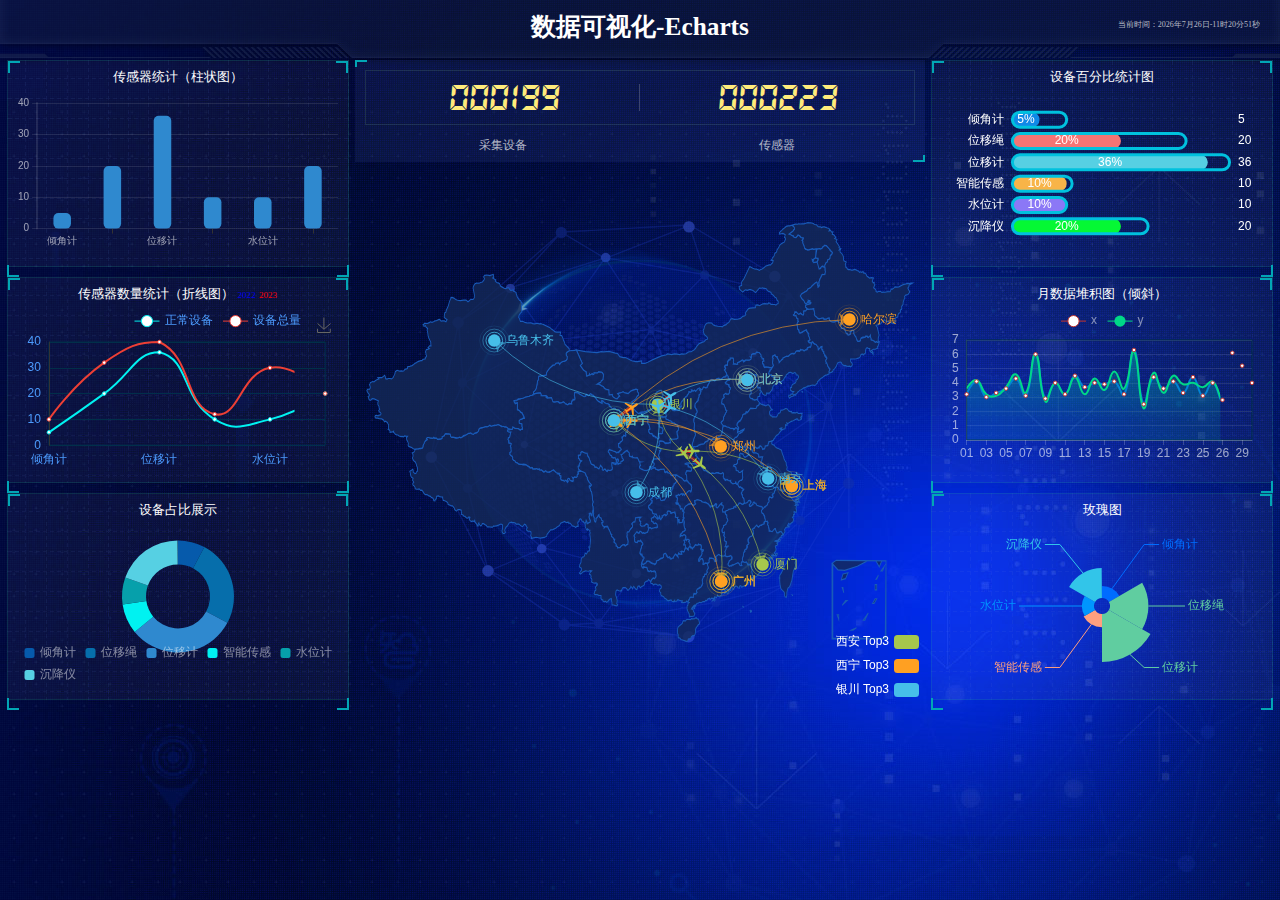
<file: index.html>
<!DOCTYPE html>
<html>
    <head>
        <meta charset="UTF-8">
        <meta name="viewport" content="width=device-width,initial-scale=1.0">
        <title>数据可视化</title>       
        <link rel="stylesheet" href="css/index.css">
        <script src="js/jquery.js"></script>
        <style>
            .active {
            color: red; /* 定义选中状态下的颜色，可以根据需要自行更改 */
        }
        </style>
    </head>
    <body>
        <!-- <div class="box"></div> -->

        <!-- 头部的盒子 -->
        <header>
            <h1>数据可视化-Echarts</h1>
            <div class="showTime"></div>
            <script>
                var t=null;
                t=setTimeout(time,1000);  //开始运行
                function time(){
                    clearTimeout(t);//清除定时器
                    dt= new Date();
                    var y=dt.getFullYear();
                    var mt=dt.getMonth()+1;
                    var day=dt.getDate();
                    var h=dt.getHours();
                    var m=dt.getMinutes();
                    var s=dt.getSeconds();
                    document.querySelector(".showTime").innerHTML="当前时间："+ y + "年" + mt + "月" + day + "日-" + h + "时" + m + "分" + s + "秒";
                    t=setTimeout(time,1000);
                }
            </script>
            
            <!-- 页面主体盒子 -->
            <section class="mainbox">
                <div class="column"><!--1  -->
                    <div class="panel bar">
                        <h2>传感器统计（柱状图）</h2>
                        <div class="chart"></div>                    
                    </div>
                    <div class="panel-footer"></div>
                    <div class="panel bar1">
                        <h2>传感器数量统计（折线图）
                            <a class="a1" href="javascript:;"></a>
                            <a  class="a2 active" href="javascript:;"></a>
                        </h2>
                        <div class="chart"></div>
                    </div>
                    <div class="panel-footer"></div>
                    <div class="panel bar2">
                        <h2>设备占比展示</h2>
                        <div class="chart"></div>
                    </div>
                    <div class="panel-footer"></div>
                </div>




                <div class="column"><!--2  -->
                    <!-- 数字模块盒子 -->
                    <div class="number">
                        <div class="number-hd">
                            <ul>
                                <li>000199</li>
                                <li>000223</li>
                            </ul>
                        </div>
                        <div class="number-bd">
                            <ul>
                                <li>采集设备</li>
                                <li>传感器</li>
                            </ul>
                        </div>
                    </div>
                    <!-- 地图模块盒子 -->
                    <div class="map">
                        <div class="map1"></div>
                        <div class="map2"></div>
                        <div class="map3"></div>
                        <div class="chart1">地图模块</div>
                    </div>
                </div>





                <div class="column"><!--3  -->
                    <div class="panel bar3">
                        <h2>设备百分比统计图</h2>
                        <div class="chart"></div>
                    </div>
                    <div class="panel-footer"></div>
                    <div class="panel-footer"></div>
                    <div class="panel bar4">
                        <h2>月数据堆积图（倾斜）</h2>
                        <div class="chart"></div>
                    </div>
                    <div class="panel-footer"></div>
                    <div class="panel-footer"></div>
                    <div class="panel bar5">
                        <h2>玫瑰图</h2>
                        <div class="chart"></div>
                    </div>
                    <div class="panel-footer"></div>
                </div>
            </section>
            </header>
        <script src="js/flexible.js"></script>
        <script src="js/echarts.min.js"></script>
        <script src="js/china.js"></script>
        <script src="js/index.js"></script>
        
    </body>
</html>
</file>
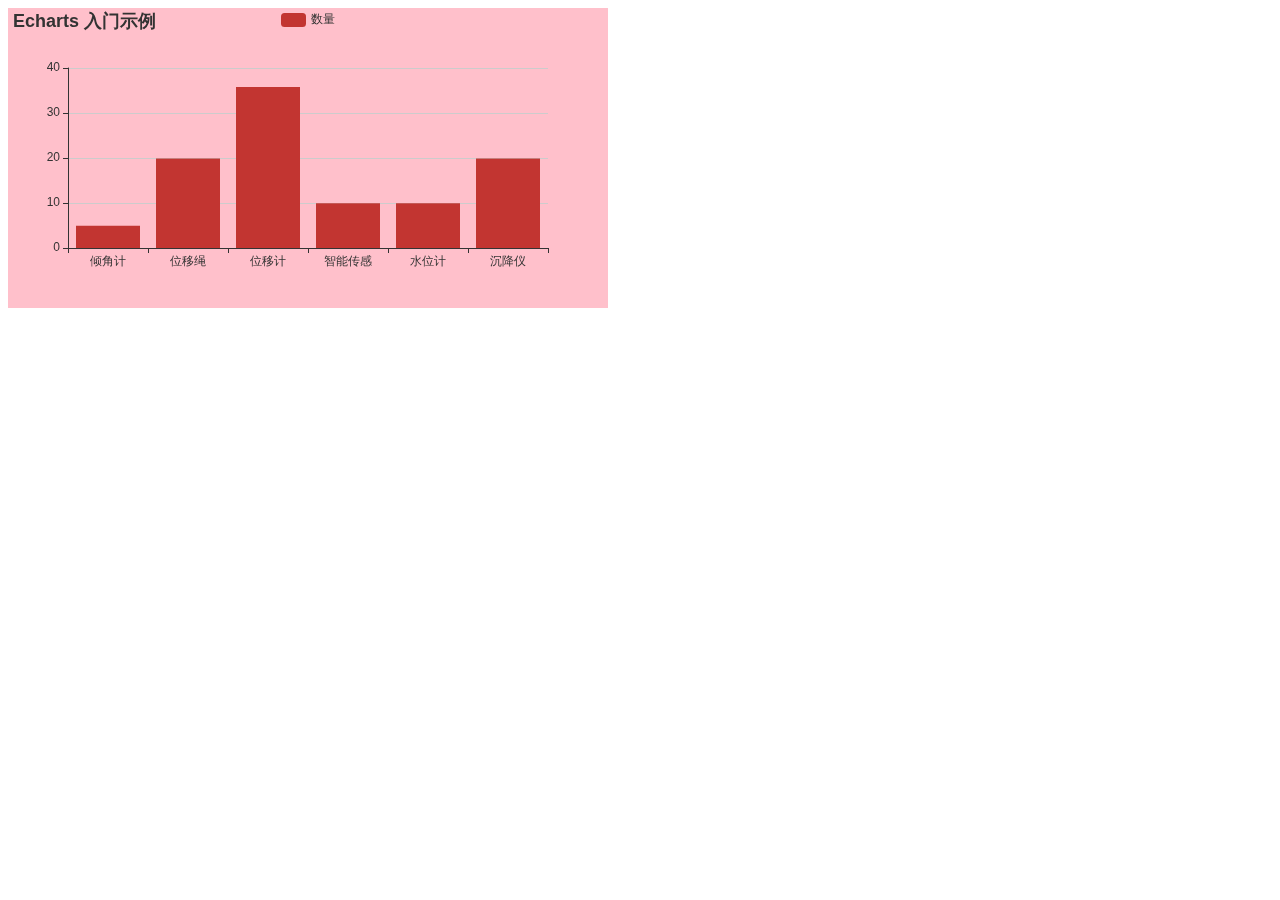
<file: echartsUseDemo.html>
<!DOCTYPE html>
<html lang="en">
    <head>
        <meta charset="UTF-8">
        <meta name="viewport" content="width=device-width,initial-scale=1.0">
        <title>Document</title>
        <style>
            .box{
                width: 600px;
                height: 300px;
                background-color: pink;
            }
        </style>
    </head>
    <body>
        <div class="box"></div>
        <script src="js/echarts.min.js"></script>
        <script>
            //echarts.init(dom容器)
            var mychart=echarts.init(document.querySelector(".box"));
            var option={
                title:{
                    text:"Echarts 入门示例"
                },
                tooltip:{
                    // trigger:"axis"
                },
                legend:{
                    data:["数量"]
                },
                xAxis:{
                    data:["倾角计","位移绳","位移计","智能传感","水位计","沉降仪"]
                },
                yAxis:{},
                series:[{
                    name:"数量",
                    type:"bar",
                    data:[5,20,36,10,10,20]
                }]
            };
            mychart.setOption(option);
        </script>
    </body>
</html>
</file>
<file: css/index.css>
* {
  margin: 0;
  padding: 0;
  box-sizing: border-box;
}
body {
  background: url(../images/bg.jpg);
}
li {
  list-style: none;
}
@font-face {
  font-family: electronicFont;
  src: url(../font/DS-DIGIT.TTF);
}
header {
  position: relative;
  height: 1.25rem;
  background: url(../images/head_bg.png) no-repeat;
  background-size: 100% 100%;
}
header h1 {
  font-size: 0.475rem;
  color: #fff;
  text-align: center;
  line-height: 1rem;
}
header .showTime {
  position: absolute;
  right: 0.375rem;
  line-height: 0.9375rem;
  color: rgba(255, 255, 255, 0.7);
  font-size: 0.15rem;
  top: 0;
}
header .mainbox {
  display: flex;
  min-width: 1024px;
  max-width: 1920px;
  margin: 0 auto;
  padding: 0.125rem 0.125rem 0;
}
header .mainbox .column {
  flex: 3;
}
header .mainbox .column:nth-child(2) {
  flex: 5;
  margin: 0 0.125rem 0.1875rem;
  overflow: hidden;
}
header .mainbox .panel {
  position: relative;
  height: 3.875rem;
  border: 1px solid rgba(25, 186, 139, 0.17);
  background: url(../images/line\(1\).png) rgba(255, 255, 255, 0.04);
  padding: 0 0.1875rem 0.5rem;
  margin-bottom: 0.1875rem;
}
header .mainbox .panel::before {
  position: absolute;
  top: 0;
  left: 0;
  width: 10px;
  height: 10px;
  border-left: 2px solid #02a6b5;
  border-top: 2px solid #02a6b5;
  content: "";
}
header .mainbox .panel::after {
  position: absolute;
  top: 0;
  right: 0;
  width: 10px;
  height: 10px;
  border-right: 2px solid #02a6b5;
  border-top: 2px solid #02a6b5;
  content: "";
}
header .mainbox .panel-footer {
  position: relative;
}
header .mainbox .panel-footer::before {
  position: absolute;
  bottom: 0;
  left: 0;
  width: 10px;
  height: 10px;
  border-bottom: 2px solid #02a6b5;
  border-left: 2px solid #02a6b5;
  content: "";
}
header .mainbox .panel-footer::after {
  position: absolute;
  bottom: 0;
  right: 0;
  width: 10px;
  height: 10px;
  border-bottom: 2px solid #02a6b5;
  border-right: 2px solid #02a6b5;
  content: "";
}
header .mainbox h2 {
  height: 0.6rem;
  color: #fff;
  line-height: 0.6rem;
  text-align: center;
  font-size: 0.25rem;
  font-weight: 400;
}
header .mainbox h2 a {
  color: '#56D0E3';
  text-decoration: none;
  font-size: 0.17rem;
}
header .mainbox .chart {
  height: 3rem;
}
.number {
  position: relative;
  background: rgba(101, 132, 226, 0.1);
  padding: 0.1875rem;
}
.number .number-hd {
  border: 1px solid rgba(125, 186, 139, 0.17);
}
.number .number-hd ul {
  display: flex;
}
.number .number-hd ul li {
  position: relative;
  flex: 1;
  line-height: 1rem;
  font-size: 0.75rem;
  color: #ffeb7b;
  text-align: center;
  font-family: "electronicFont";
}
.number .number-hd ul li:nth-child(1)::after {
  content: "";
  position: absolute;
  top: 25%;
  height: 50%;
  right: 0;
  width: 1px;
  background-color: rgba(255, 255, 255, 0.2);
}
.number .number-hd::before {
  position: absolute;
  top: 0;
  left: 0;
  width: 10px;
  height: 5px;
  border-top: 2px solid #02a6b5;
  border-left: 2px solid #02a6b5;
  content: "";
}
.number .number-hd::after {
  position: absolute;
  bottom: 0;
  right: 0;
  width: 10px;
  height: 5px;
  border-bottom: 2px solid #02a6b5;
  border-right: 2px solid #02a6b5;
  content: "";
}
.number .number-bd ul {
  display: flex;
}
.number .number-bd ul li {
  flex: 1;
  height: 0.5rem;
  line-height: 0.5rem;
  color: rgba(255, 255, 255, 0.7);
  font-size: 0.225rem;
  padding-top: 0.125rem;
  text-align: center;
}
.map {
  position: relative;
  height: 10.125rem;
}
.map .map1 {
  width: 6.475rem;
  height: 6.475rem;
  position: absolute;
  top: 50%;
  left: 50%;
  transform: translate(-50%, -50%);
  background: url(../images/map.png);
  background-size: 100% 100%;
  opacity: 0.2;
}
.map .map2 {
  position: absolute;
  width: 8.0375rem;
  height: 8.0375rem;
  top: 50%;
  left: 50%;
  transform: translate(-50%, -50%);
  background: url(../images/lbx.png);
  animation: rotate1 15s linear infinite;
  opacity: 0.6;
  background-size: 100% 100%;
}
.map .chart1 {
  position: absolute;
  top: 0;
  left: 0;
  width: 100%;
  height: 10.125rem;
}
@keyframes rotate1 {
  form {
    transform: translate(-50%, -50%) rotate(0deg);
  }
  to {
    transform: translate(-50%, -50%) rotate(360deg);
  }
}
.map .map3 {
  position: absolute;
  top: 50%;
  left: 50%;
  width: 7.075rem;
  height: 7.075rem;
  transform: translate(-50%, -50%);
  background: url(../images/jt.png);
  animation: rotate2 15s linear infinite;
  opacity: 0.6;
  background-size: 100% 100%;
}
@keyframes rotate2 {
  form {
    transform: translate(-50%, -50%) rotate(0deg);
  }
  to {
    transform: translate(-50%, -50%) rotate(-360deg);
  }
}
@media screen and (max-width: 1024px) {
  html {
    font-size: 42px !important;
  }
}
@media screen and (min-width: 1920px) {
  html {
    font-size: 80px !important;
  }
}
</file>
